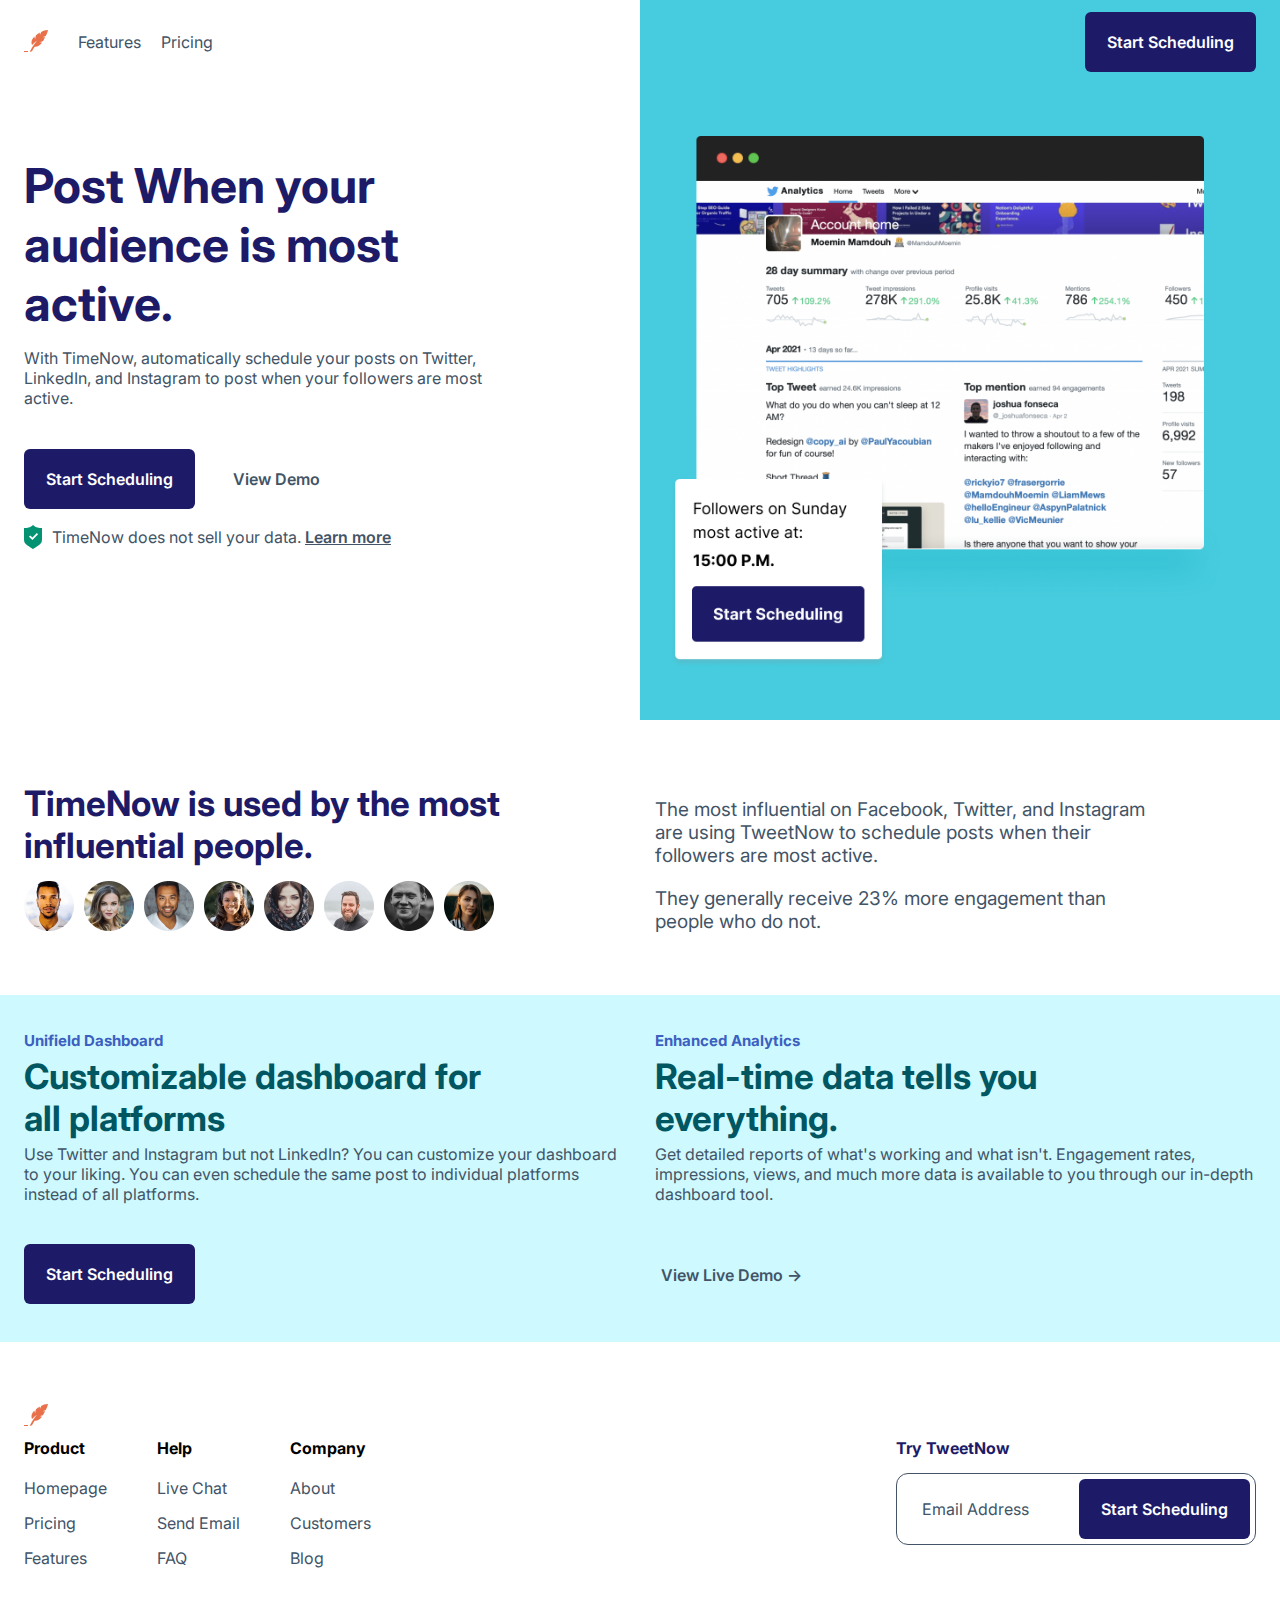
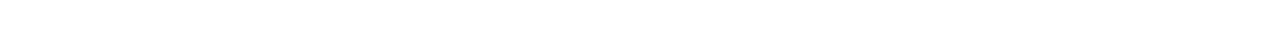
<file: TimeNow/index.html>
<!DOCTYPE html>
<html lang="en">

<head>
    <meta charset="UTF-8">
    <meta name="viewport" content="width=device-width, initial-scale=1.0">
    <link rel="preconnect" href="https://fonts.googleapis.com">
    <link rel="preconnect" href="https://fonts.gstatic.com" crossorigin>
    <link href="https://fonts.googleapis.com/css2?family=Inter:wght@100..900&display=swap" rel="stylesheet">
    <link rel="stylesheet" href="style.css">
    <link rel="stylesheet" href="general.css">
    <title>TimeNow</title>
</head>

<body>

    <header>
        <nav>
            <div class="left">
                <div class="nav-left">
                    <svg width="24" height="22" class="logo-header" viewBox="0 0 24 22" fill="none"
                        xmlns="http://www.w3.org/2000/svg">
                        <path d="M18.009 12.3886C16.238 14.7966 13.61 17.1716 10.65 16.7846C9.849 17.9036 8.955 19.4666 7.962 
                21.2806L5.666 22.0006C7.609 18.2106 10.203 14.0196 12.986 10.8346C11.781 11.6196 9.801 13.3076 8.078 
                15.0876C6.524 11.8416 8.163 8.83461 10.536 6.53961C10.469 7.62061 10.949 8.60761 11.308 9.11461C11.246 
                8.21061 11.352 6.59461 12.012 5.19461C13.335 4.07861 14.504 3.27461 15.841 2.57261C15.624 3.36361 15.808 
                4.31161 16.063 4.90361C16.179 4.08361 16.666 2.53561 17.23 1.89361C18.897 0.818614 21.365 -0.0423855 24 
                0.00161449C23.709 1.62461 22.857 4.25961 21.706 5.89461C20.777 6.49161 19.549 6.84061 18.569 7.00961C19.38 
                7.23761 20.288 7.30262 21.078 7.24462C20.503 8.45162 19.921 9.55561 19.039 10.9106C17.823 11.5896 16.269 
                11.8886 15.207 11.9456C15.95 12.3346 17.304 12.5626 18.009 12.3886ZM4 21.0006H0V22.0006H4V21.0006Z"
                            fill="#E8704A" />
                    </svg>
                </div>

                <div class="wrap-nav">
                    <ul class="list-nav">
                        <li><a href="index.html">Features</a></li>
                        <li><a href="pricing.html" target="_blank">Pricing</a></li>
                    </ul>
                </div>
            </div>

            <button class="start-button none">Start Scheduling</button>

            <div class="closed">
                <svg width="24" height="20" viewBox="0 0 24 20" fill="none" xmlns="http://www.w3.org/2000/svg">
                    <path d="M24 4H0V0H24V4ZM24 8H0V12H24V8ZM24 16H0V20H24V16Z" fill="black" />
                </svg>
            </div>

            <div class="menu">
                <svg xmlns="http://www.w3.org/2000/svg" class="svg-close" fill="none" viewBox="0 0 24 24"
                    stroke-width="1.5" stroke="currentColor" class="w-6 h-6">
                    <path stroke-linecap="round" stroke-linejoin="round" d="M6 18 18 6M6 6l12 12" />
                </svg>
                <h2><a href="index.html">Features</a></h2>
                <h2><a href="pricing.html" target="_blank">Pricing</a></h2>
            </div>

        </nav>
    </header>

    <main>
        <section class="hero-section">
            <div class="hero-content">
                <h1 class="hero-heading">Post When your audience is most active.</h1>
                <p class="hero-article">
                    With TimeNow, automatically schedule your posts on Twitter,
                    LinkedIn, and Instagram to post when your followers are most active.
                </p>
                <div class="button-container">
                    <button class="start-button">Start Scheduling</button>
                    <button class="demo-button">View Demo</button>
                </div>
                <div class="privacy">
                    <svg width="18" height="24" viewBox="0 0 18 24" fill="none" xmlns="http://www.w3.org/2000/svg">
                        <path d="M9 0C5.629 2.866 3.516 3 0 3V14.535C0 19.138 3.203 20.339 9 24C14.797 20.339 18 19.138 
                    18 14.535V3C14.484 3 12.371 2.866 9 0ZM8.452 15L5 11.638L6.237 10.399L8.452 12.522L12.834 8.047L14.072 
                    9.285L8.452 15Z" fill="#049372" />
                    </svg>
                    <span class="privacy-article">TimeNow does not sell your data. <a href="#">Learn more</a></span>
                </div>
            </div>

            <div class="image-container">
                <img src="images/Mockup.png" alt="#" class="hero-image">
            </div>


        </section>

        <section class="users-section">
            <div class="users-container">
                <h2 class="user-heading">TimeNow is used by the most influential people.</h2>
                <ul class="our-users">
                    <li><img src="images/UA1.png" alt="" class="user-img1"></li>
                    <li><img src="images/UA2.png" alt="" class="user-img2"></li>
                    <li><img src="images/UA3.png" alt="" class="user-img3"></li>
                    <li><img src="images/UA4.png" alt="" class="user-img4"></li>
                    <li><img src="images/UA5.png" alt="" class="user-img5"></li>
                    <li><img src="images/UA6.png" alt="" class="user-img6"></li>
                    <li><img src="images/UA7.png" alt="" class="user-img7"></li>
                    <li><img src="images/UA8.png" alt="" class="user-img8"></li>
                </ul>
            </div>
            <div class="users-article">
                <p>
                    The most influential on Facebook, Twitter, and Instagram are using TweetNow to
                    schedule posts when their followers are most active.
                </p>
                <p>
                    They generally receive 23% more engagement than people who do not.
                </p>
            </div>
        </section>

        <section class="customize">

            <div class="unifield">
                <h3 class="customize-preheading">Unifield Dashboard</h3>
                <h2 class="customize-heading">Customizable dashboard for all platforms</h2>
                <p class="customize-article">
                    Use Twitter and Instagram but not LinkedIn? You can customize
                    your dashboard to your liking. You can even schedule the same post
                    to individual platforms instead of all platforms.
                </p>
                <button class="start-button customize-start">Start Scheduling</button>
            </div>

            <div class="enhanced">
                <h3 class="customize-preheading">Enhanced Analytics</h3>
                <h2 class="customize-heading">Real-time data tells you everything.</h2>
                <p class="customize-article">
                    Get detailed reports of what's working and what isn't. Engagement rates,
                    impressions, views, and much more data is available to you through our
                    in-depth dashboard tool.
                </p>
                <button class="demo-button customize-demo">View Live Demo →</button>
            </div>

        </section>
    </main>
        <footer>
            <svg width="24" height="22" class="svg-footer" viewBox="0 0 24 22" fill="none"
                xmlns="http://www.w3.org/2000/svg">
                <path
                    d="M18.009 12.3886C16.238 14.7966 13.61 17.1716 10.65 16.7846C9.849 17.9036 8.955 19.4666 
            7.962 21.2806L5.666 22.0006C7.609 18.2106 10.203 14.0196 12.986 10.8346C11.781 11.6196 9.801 13.3076 
            8.078 15.0876C6.524 11.8416 8.163 8.83461 10.536 6.53961C10.469 7.62061 10.949 8.60761 11.308 
            9.11461C11.246 8.21061 11.352 6.59461 12.012 5.19461C13.335 4.07861 14.504 3.27461 15.841 2.57261C15.624 
            3.36361 15.808 4.31161 16.063 4.90361C16.179 4.08361 16.666 2.53561 17.23 1.89361C18.897 0.818614 21.365 
            -0.0423855 24 0.00161449C23.709 1.62461 22.857 4.25961 21.706 5.89461C20.777 6.49161 19.549 6.84061 18.569 
            7.00961C19.38 7.23761 20.288 7.30262 21.078 7.24462C20.503 8.45162 19.921 9.55561 19.039 10.9106C17.823 
            11.5896 16.269 11.8886 15.207 11.9456C15.95 12.3346 17.304 12.5626 18.009 12.3886ZM4 21.0006H0V22.0006H4V21.0006Z"
                    fill="#E8704A" />
            </svg>

            <div class="wrapper-footer">
                <div class="links-container">
                    <div class="link">
                        <ul class="link-list">
                            <li>Product</li>
                            <li>Homepage</li>
                            <li>Pricing</li>
                            <li>Features</li>
                        </ul>
                    </div>
                    <div class="link">
                        <ul class="link-list">
                            <li>Help</li>
                            <li>Live Chat</li>
                            <li>Send Email</li>
                            <li>FAQ</li>
                        </ul>
                    </div>
                    <div class="link">
                        <ul class="link-list mar">
                            <li>Company</li>
                            <li>About</li>
                            <li>Customers</li>
                            <li>Blog</li>
                        </ul>
                    </div>
                </div>
                <div class="foot-container">
                    <h2 class="footer-header">Try TweetNow</h2>
                    <div class="outline-button">
                        <span class="footer-span">Email Address</span>
                        <button class="start-button">Start Scheduling</button>
                    </div>
                </div>
            </div>
            </div>
            
        </footer>
   

    <script src="script.js"></script>
</body>
</file>
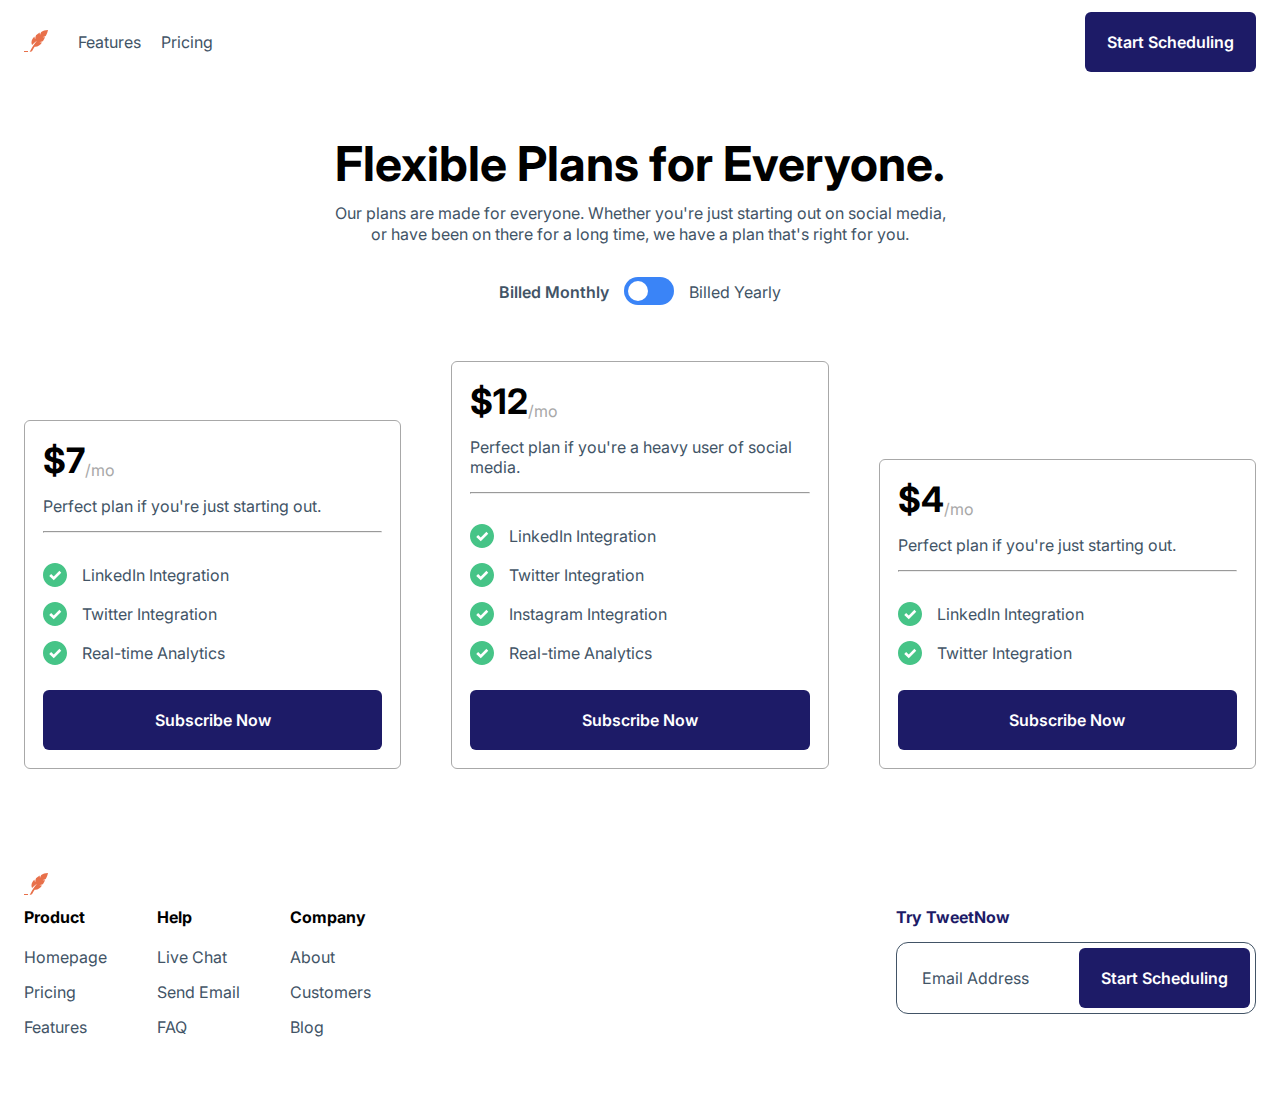
<file: TimeNow/pricing.html>
<!DOCTYPE html>
<html lang="en">

<head>
    <meta charset="UTF-8">
    <meta name="viewport" content="width=device-width, initial-scale=1.0">
    <link rel="stylesheet" href="pricing.css">
    <link rel="stylesheet" href="general.css">
    <link rel="preconnect" href="https://fonts.googleapis.com">
    <link rel="preconnect" href="https://fonts.gstatic.com" crossorigin>
    <link href="https://fonts.googleapis.com/css2?family=Inter:wght@100..900&display=swap" rel="stylesheet">
    <title>Pricing</title>
</head>

<body>
    <header>
        <nav>
            <div class="left">
                <div class="nav-left">
                    <svg width="24" height="22" class="logo-header" viewBox="0 0 24 22" fill="none"
                        xmlns="http://www.w3.org/2000/svg">
                        <path d="M18.009 12.3886C16.238 14.7966 13.61 17.1716 10.65 16.7846C9.849 17.9036 8.955 19.4666 7.962 
                21.2806L5.666 22.0006C7.609 18.2106 10.203 14.0196 12.986 10.8346C11.781 11.6196 9.801 13.3076 8.078 
                15.0876C6.524 11.8416 8.163 8.83461 10.536 6.53961C10.469 7.62061 10.949 8.60761 11.308 9.11461C11.246 
                8.21061 11.352 6.59461 12.012 5.19461C13.335 4.07861 14.504 3.27461 15.841 2.57261C15.624 3.36361 15.808 
                4.31161 16.063 4.90361C16.179 4.08361 16.666 2.53561 17.23 1.89361C18.897 0.818614 21.365 -0.0423855 24 
                0.00161449C23.709 1.62461 22.857 4.25961 21.706 5.89461C20.777 6.49161 19.549 6.84061 18.569 7.00961C19.38 
                7.23761 20.288 7.30262 21.078 7.24462C20.503 8.45162 19.921 9.55561 19.039 10.9106C17.823 11.5896 16.269 
                11.8886 15.207 11.9456C15.95 12.3346 17.304 12.5626 18.009 12.3886ZM4 21.0006H0V22.0006H4V21.0006Z"
                            fill="#E8704A" />
                    </svg>
                </div>

                <div class="wrap-nav">
                    <ul class="list-nav">
                        <li><a href="index.html" target="_blank">Features</a></li>
                        <li><a href="pricing.html">Pricing</a></li>
                    </ul>
                </div>
            </div>

            <button class="start-button none">Start Scheduling</button>

            <div class="closed">
                <svg width="24" height="20" viewBox="0 0 24 20" fill="none" xmlns="http://www.w3.org/2000/svg">
                    <path d="M24 4H0V0H24V4ZM24 8H0V12H24V8ZM24 16H0V20H24V16Z" fill="black" />
                </svg>
            </div>

            <div class="menu">
                <svg xmlns="http://www.w3.org/2000/svg" class="svg-close" fill="none" viewBox="0 0 24 24"
                    stroke-width="1.5" stroke="currentColor" class="w-6 h-6">
                    <path stroke-linecap="round" stroke-linejoin="round" d="M6 18 18 6M6 6l12 12" />
                </svg>
                <h2><a href="index.html" target="_blank">Features</a></h2>
                <h2><a href="pricing.html">Pricing</a></h2>
            </div>
        </nav>
    </header>

    <main>

        <div class="container-article">
            <h1 class="heading">Flexible Plans for Everyone.</h1>
            <p class="text">
                Our plans are made for everyone. Whether you're just starting out on
                social media, or have been on there for a long time, we have a plan that's
                right for you.
            </p>
        </div>

        <div class="wrapper">
            <span class="monthly">Billed Monthly</span>
            <div class="card-body">
                <label class="switch" for="checkbox">
                    <input type="checkbox" id="checkbox" />
                    <div class="slider round"></div>
                </label>
            </div>
            <span class="yearly">Billed Yearly</span>
        </div>

        <section class="card-section">

            <div class="card card-1">
                <div class="card-article">
                    <span>
                        <strong>$7</strong><sub>/mo</sub>
                    </span>
                    <p>Perfect plan if you're just starting out.</p>
                </div>
                <hr>
                <ul>
                    <li>
                        <svg width="24" height="24" viewBox="0 0 24 24" fill="none" xmlns="http://www.w3.org/2000/svg">
                            <path
                                d="M12 0C5.373 0 0 5.373 0 12C0 18.627 5.373 24 12 24C18.627 24 24 18.627 24 12C24 5.373 18.627 0 12 0ZM10.75 17.292L6.25 12.928L8.107 11.07L10.75 13.576L16.393 7.792L18.25 9.649L10.75 17.292Z"
                                fill="#46C487" />
                        </svg>
                        LinkedIn Integration
                    </li>
                    <li>
                        <svg width="24" height="24" viewBox="0 0 24 24" fill="none" xmlns="http://www.w3.org/2000/svg">
                            <path
                                d="M12 0C5.373 0 0 5.373 0 12C0 18.627 5.373 24 12 24C18.627 24 24 18.627 24 12C24 5.373 18.627 0 12 0ZM10.75 17.292L6.25 12.928L8.107 11.07L10.75 13.576L16.393 7.792L18.25 9.649L10.75 17.292Z"
                                fill="#46C487" />
                        </svg>
                        Twitter Integration
                    </li>
                    <li>
                        <svg width="24" height="24" viewBox="0 0 24 24" fill="none" xmlns="http://www.w3.org/2000/svg">
                            <path
                                d="M12 0C5.373 0 0 5.373 0 12C0 18.627 5.373 24 12 24C18.627 24 24 18.627 24 12C24 5.373 18.627 0 12 0ZM10.75 17.292L6.25 12.928L8.107 11.07L10.75 13.576L16.393 7.792L18.25 9.649L10.75 17.292Z"
                                fill="#46C487" />
                        </svg>
                        Real-time Analytics
                    </li>
                </ul>
                <button class="start-button btn">Subscribe Now</button>
            </div>

            <div class="card card-2">
                <div class="card-article">
                    <span>
                        <strong>$12</strong><sub>/mo</sub>
                    </span>
                    <p>Perfect plan if you're a heavy user of social media.</p>
                </div>
                <hr>
                <ul>
                    <li>
                        <svg width="24" height="24" viewBox="0 0 24 24" fill="none" xmlns="http://www.w3.org/2000/svg">
                            <path
                                d="M12 0C5.373 0 0 5.373 0 12C0 18.627 5.373 24 12 24C18.627 24 24 18.627 24 12C24 5.373 18.627 0 12 0ZM10.75 17.292L6.25 12.928L8.107 11.07L10.75 13.576L16.393 7.792L18.25 9.649L10.75 17.292Z"
                                fill="#46C487" />
                        </svg>
                        LinkedIn Integration
                    </li>
                    <li>
                        <svg width="24" height="24" viewBox="0 0 24 24" fill="none" xmlns="http://www.w3.org/2000/svg">
                            <path
                                d="M12 0C5.373 0 0 5.373 0 12C0 18.627 5.373 24 12 24C18.627 24 24 18.627 24 12C24 5.373 18.627 0 12 0ZM10.75 17.292L6.25 12.928L8.107 11.07L10.75 13.576L16.393 7.792L18.25 9.649L10.75 17.292Z"
                                fill="#46C487" />
                        </svg>
                        Twitter Integration
                    </li>
                    <li>
                        <svg width="24" height="24" viewBox="0 0 24 24" fill="none" xmlns="http://www.w3.org/2000/svg">
                            <path
                                d="M12 0C5.373 0 0 5.373 0 12C0 18.627 5.373 24 12 24C18.627 24 24 18.627 24 12C24 5.373 18.627 0 12 0ZM10.75 17.292L6.25 12.928L8.107 11.07L10.75 13.576L16.393 7.792L18.25 9.649L10.75 17.292Z"
                                fill="#46C487" />
                        </svg>
                        Instagram Integration
                    </li>
                    <li>
                        <svg width="24" height="24" viewBox="0 0 24 24" fill="none" xmlns="http://www.w3.org/2000/svg">
                            <path
                                d="M12 0C5.373 0 0 5.373 0 12C0 18.627 5.373 24 12 24C18.627 24 24 18.627 24 12C24 5.373 18.627 0 12 0ZM10.75 17.292L6.25 12.928L8.107 11.07L10.75 13.576L16.393 7.792L18.25 9.649L10.75 17.292Z"
                                fill="#46C487" />
                        </svg>
                        Real-time Analytics
                    </li>
                </ul>
                <button class="start-button btn">Subscribe Now</button>
            </div>

          
                <div class="card card-3">
                    <div class="card-article">
                        <span>
                            <strong>$4</strong><sub>/mo</sub>
                        </span>
                        <p>Perfect plan if you're just starting out.</p>
                    </div>
                    <hr>
                    <ul>
                        <li>
                            <svg width="24" height="24" viewBox="0 0 24 24" fill="none"
                                xmlns="http://www.w3.org/2000/svg">
                                <path
                                    d="M12 0C5.373 0 0 5.373 0 12C0 18.627 5.373 24 12 24C18.627 24 24 18.627 24 12C24 5.373 18.627 0 12 0ZM10.75 17.292L6.25 12.928L8.107 11.07L10.75 13.576L16.393 7.792L18.25 9.649L10.75 17.292Z"
                                    fill="#46C487" />
                            </svg>
                            LinkedIn Integration
                        </li>
                        <li>
                            <svg width="24" height="24" viewBox="0 0 24 24" fill="none"
                                xmlns="http://www.w3.org/2000/svg">
                                <path
                                    d="M12 0C5.373 0 0 5.373 0 12C0 18.627 5.373 24 12 24C18.627 24 24 18.627 24 12C24 5.373 18.627 0 12 0ZM10.75 17.292L6.25 12.928L8.107 11.07L10.75 13.576L16.393 7.792L18.25 9.649L10.75 17.292Z"
                                    fill="#46C487" />
                            </svg>
                            Twitter Integration
                        </li>
                    </ul>

                    <button class="start-button btn">Subscribe Now</button>
                </div>

        </section>
    </main>

    <footer>
        <svg width="24" height="22" class="svg-footer" viewBox="0 0 24 22" fill="none"
            xmlns="http://www.w3.org/2000/svg">
            <path
                d="M18.009 12.3886C16.238 14.7966 13.61 17.1716 10.65 16.7846C9.849 17.9036 8.955 19.4666 
        7.962 21.2806L5.666 22.0006C7.609 18.2106 10.203 14.0196 12.986 10.8346C11.781 11.6196 9.801 13.3076 
        8.078 15.0876C6.524 11.8416 8.163 8.83461 10.536 6.53961C10.469 7.62061 10.949 8.60761 11.308 
        9.11461C11.246 8.21061 11.352 6.59461 12.012 5.19461C13.335 4.07861 14.504 3.27461 15.841 2.57261C15.624 
        3.36361 15.808 4.31161 16.063 4.90361C16.179 4.08361 16.666 2.53561 17.23 1.89361C18.897 0.818614 21.365 
        -0.0423855 24 0.00161449C23.709 1.62461 22.857 4.25961 21.706 5.89461C20.777 6.49161 19.549 6.84061 18.569 
        7.00961C19.38 7.23761 20.288 7.30262 21.078 7.24462C20.503 8.45162 19.921 9.55561 19.039 10.9106C17.823 
        11.5896 16.269 11.8886 15.207 11.9456C15.95 12.3346 17.304 12.5626 18.009 12.3886ZM4 21.0006H0V22.0006H4V21.0006Z"
                fill="#E8704A" />
        </svg>

        <div class="wrapper-footer">
            <div class="links-container">
                <div class="link">
                    <ul class="link-list">
                        <li>Product</li>
                        <li>Homepage</li>
                        <li>Pricing</li>
                        <li>Features</li>
                    </ul>
                </div>
                <div class="link">
                    <ul class="link-list">
                        <li>Help</li>
                        <li>Live Chat</li>
                        <li>Send Email</li>
                        <li>FAQ</li>
                    </ul>
                </div>
                <div class="link">
                    <ul class="link-list mar">
                        <li>Company</li>
                        <li>About</li>
                        <li>Customers</li>
                        <li>Blog</li>
                    </ul>
                </div>
            </div>
            <div class="foot-container">
                <h2 class="footer-header">Try TweetNow</h2>
                <div class="outline-button">
                    <span class="footer-span">Email Address</span>
                    <button class="start-button">Start Scheduling</button>
                </div>
            </div>
        </div>
        </div>

    </footer>

    <script src="script.js"></script>
</body>

</html>
</file>
<file: TimeNow/style.css>
.demo-button {
    background-color: #fff;
    color: var(--main-text-color);
    position: relative;
    border: 1px solid transparent;
    transition: border-color 250ms ease;
}

.demo-button:hover {
    border-color: #1D1B67;
}

header {
    padding: 12px 24px;
    background: var(--background);
}

.hero-section {
    display: grid;
    grid-template-columns: repeat(2, 1fr);
    padding: 12px 24px;
    background: var(--background);
    margin-bottom: var(--margin-bottom);
}

.hero-content {
    display: flex;
    flex-direction: column;
    gap: 15px;
    max-width: 500px;
    margin-right: 30px;
}

.hero-heading {
    font-size: var(--font-size-hero-heading);
    color: var(--button-bg-color);
    margin-top: 60px;
}

.hero-article {
    font-size: var(--font-size-text);
    color: var(--main-text-color);
    margin-bottom: 25px;
}

.button-container {
    display: flex;
    align-items: center;
    gap: 15px;
}

.privacy {
    display: flex;
    align-items: center;
    gap: 10px;
    font-size: var(--font-size-text);
    color: var(--main-text-color);
}

.privacy a {
    color: var(--main-text-color);
    font-weight: 600;
}

.image-container,
.hero-image {
    width: 100%;
    max-width: 650px;
    display: flex;
    align-items: center;
}

.hero-image {
    padding: 10px 30px;
    margin: 30px 0;
}

.users-section {
    padding: 12px 24px;
    display: grid;
    column-gap: 30px;
    grid-template-columns: repeat(2, 1fr);
    margin-bottom: var(--margin-bottom);
    align-items: baseline;
}

.users-container {
    display: flex;
    flex-direction: column;
    gap: 15px;
}

.user-heading {
    font-size: var(--font-size-heading);
    color: var(--button-bg-color);
}

.our-users {
    display: flex;
    gap: 10px;
    list-style-type: none;
    flex-wrap: wrap;
}

.user-img1,
.user-img2,
.user-img3,
.user-img4,
.user-img5,
.user-img6,
.user-img7,
.user-img8 {
    height: 50px;
}

.users-article {
    display: flex;
    flex-direction: column;
    gap: 20px;
    font-size: 1.9rem;
    max-width: 85%;
}

.customize {
    display: grid;
    grid-template-columns: repeat(2, 1fr);
    padding: 36px 24px;
    column-gap: 30px;
    background-color: var(--customize-background);
    margin-bottom: var(--margin-bottom);
}

.customize-preheading,
.customize-heading {
    margin-bottom: 5px;
}

.customize-article {
    margin-bottom: 40px;
}

.customize-preheading {
    color: var(--preheading-color);
    font-size: 1.5rem;
}

.customize-heading {
    color: var(--customize-heading-color);
    font-size: var(--font-size-heading);
    max-width: 500px;
}

.customize-article {
    color: var(--main-text-color);
    font-size: var(--font-size-text);
    max-width: 800px;
}

.customize-demo {
    background-color: transparent;
    padding-left: 5px;
}

@media (max-width: 1200px) {

    .menu {
        display: none;
    }

    .users-section {
        grid-template-columns: 1fr;
        align-items: center;
    }

    .users-container {
        flex-direction: row;
        align-items: center;
        margin-bottom: 20px;
        gap: 25px;
    }

    .customize {
        column-gap: 50px;
    }
}


@media (max-width: 620px) {

    .hero-wrap {
        padding: 12px 24px;
    }

    .hero-section {
        grid-template-columns: 1fr;
        background: #fff;
        padding: 0;
    }
    
    .image-container {
        background: var(--header-bg-color);
        margin-top: 50px;
    }

    .users-container {
        flex-direction: column;
    }

    .hero-content {
        padding: 12px 24px;
    }

    .customize {
        grid-template-columns: 1fr;
    }

    .unifield {
        margin-bottom: var(--margin-bottom);
    }

}
</file>
<file: TimeNow/general.css>
:root{
    --main-text-color: #425466;
    --button-bg-color: #1D1B67;
    --header-bg-color: #46CCDE;
    --preheading-color: #3B60BF;
    --customize-heading-color: #005661;
    --customize-background: #CDF9FF;
    --background: linear-gradient(to right, #fff 50%, var(--header-bg-color) 50%); 
    --font-size-text: 1.6rem;
    --font-size-hero-heading: 4.8rem;
    --font-size-heading: 3.5rem;
    --margin-bottom: 50px;
}

* {
    padding: 0;
    margin: 0;
    box-sizing: border-box;
    font-family: "Inter", sans-serif;
}

html {
    font-size: 62.5%;
}

body {
    min-width: 350px;
    overflow-x: hidden;
}

p {
    color: var(--main-text-color);
}

button {
    border: none;
    outline: none;
    font-weight: 600;
    padding: 20px 22px;
    font-size: var(--font-size-text);
    border-radius: 6px;
    cursor: pointer;
}

.start-button {
    background-color: var(--button-bg-color);
    color: #fff;
    transition: 250ms ease;
}

.start-button:hover,
.start-button:active {
    
    background-color: #352F8E;
}

nav {
    display: flex;
    align-items: center;
    justify-content: space-between;
}

.left {
    display: flex;
    align-items: center;
    gap: 30px;
}

.menu {
    position: absolute;
    top: 0;
    display: none;
    width: 100%;
    background-color: var(--customize-background);
    font-size: var(--font-size-text);
    padding: 40px;
}

.svg-close {
    position: absolute;
    top: 0;
    right: 0;
    height: 44px;
}

.menu h2 a {
    display: block;
    text-decoration: none;
    margin-bottom: 15px;
    text-align: center;
    color: #005661;
    font-weight: 700;
}

.x-mark {
    position: absolute;
    bottom: 0;
    right: 0;
}

.list-nav {
    display: flex;
    gap: 20px;
    list-style-type: none;
}

.list-nav a {
    text-decoration: none;
    color: var(--main-text-color);
    font-size: var(--font-size-text);
    position: relative;
    transition: 250ms ease;
}

.list-nav a::before {
    content: "";
    position: absolute;
    width: 0;
    height: 2px;
    bottom: 0;
    left: 0;
    background-color: #212529;
    transition: 250ms ease;
}

.list-nav a:hover,
.list-nav a:active {
    color: #212529;
}

.list-nav a:hover::before {
    width: 100%;
}

.closed {
    display: none;
}

.wrapper {
    padding: 12px 24px;
}

.wrapper-footer {
    display: flex;
    justify-content: space-between;
    align-items: baseline;
}

footer {
    padding: 12px 24px;
}

.links-container {
    display: flex;
    flex-wrap: wrap;
    gap: 50px;
    margin-bottom: var(--margin-bottom);
}

.link-list {
    list-style-type: none;
    font-size: var(--font-size-text);
}

.link-list li:first-child {
    font-weight: 700;
    color: black;
    margin-bottom: 20px;
}

.link-list li {
    color: var(--main-text-color);
    margin-bottom: 15px;
    transition: 250ms ease;
    cursor: pointer;
}

.link-list li:hover {
    font-weight: 700;
}

.mar {
    margin-right: 30px;
}

.svg-footer {
    margin-bottom: 10px;
}

.footer-wrapper {
    display: flex;
    justify-content: flex-end;
    align-items: center;
}

.footer-header {
    margin-bottom: 15px;
}

.footer-span {
    color: var(--main-text-color);
    font-size: var(--font-size-text);
}

.outline-button {
    display: flex;
    align-items: center;
    flex-shrink: 0;

    gap: 50px;
    padding: 5px 5px 5px 25px;
    border: 1px solid var(--main-text-color);
    border-radius: 12px;
}

.footer-header {
    color: var(--button-bg-color);
    font-size: var(--font-size-text);
}




@media (max-width: 620px) {

    .closed {
        display: block;
    }
    
    header {
        background: transparent;
    }

    .none {
        display: none;
    }

    .wrap-nav {
        display: none;
    }

    .container-article p {
        max-width: 350px;
    }

    .wrapper-footer {
        flex-direction: column;
    } 
}
</file>
<file: TimeNow/pricing.css>
header {
    padding: 12px 24px;
    background-color: #fff;
    margin-bottom: var(--margin-bottom);
}

.container-article {
    display: flex;
    align-items: center;
    justify-content: center;
    flex-direction: column;
    margin-bottom: 20px;
}

.container-article h1 {
    font-size: var(--font-size-hero-heading);
    text-align: center;
    margin-bottom: 10px;
}

.container-article p {
    text-align: center;
    max-width: 620px;
    font-size: var(--font-size-text);
    line-height: 1.3;
}

.wrapper {
    display: flex;
    align-items: center;
    justify-content: center;
    gap: 15px;
    margin-bottom: 30px;
}

.wrapper span {
    color: var(--main-text-color);
    font-size: var(--font-size-text);
}

.switch {
	display: inline-block;
	height: 28px;
	position: relative;
	width: 50px;
}

.switch input {
	display: none;
}

.slider {
	background-color: #ccc;
	bottom: 0;
	cursor: pointer;
	left: 0;
	position: absolute;
	right: 0;
	top: 0;
	transition: .4s;
    background-color: #3A84F7
}

.slider:before {
	background-color: #fff;
	bottom: 4px;
	content: "";
	height:20px;
	left: 4px;
	position: absolute;
	transition: .4s;
	width:20px;
}

input:checked + .slider:before {
	transform: translateX(22px);
}

.slider.round {
	border-radius: 34px;
}

.slider.round:before {
	border-radius: 50%;
}

.card-section {
    display: flex;
    flex-wrap: wrap;
    justify-content: center;
    align-items: flex-end;
    padding: 12px 24px;
    gap: 50px;
    margin-bottom: 80px
}

.card-article {
    display: flex;
    flex-direction: column;
    gap: 15px;
    text-wrap: wrap;
}

.card {
    display: flex;
    flex-direction: column;
    gap: 15px;
    border: 1px solid #A8A8A8;
    flex: 1 0 30rem;
    padding: 18px;
    border-radius: 6px;
}

.card , .btn {
    width: 100%;
}

strong {
    font-size: var(--font-size-heading);
}

sub {
    font-size: var(--font-size-text);
    color: #A8A8A8;
}

.card p {
    font-size: var(--font-size-text);
}

hr {
    margin-bottom: 15px;
}

.card ul {
    list-style: none;
    display: flex;
    flex-direction: column;
    gap: 15px;
    font-size: var(--font-size-text);
    color: var(--main-text-color);
}

.card ul li:last-child {
    margin-bottom: 10px;
}

.card ul li {
    display: flex;
    align-items: center;
    gap: 15px;
}
</file>
